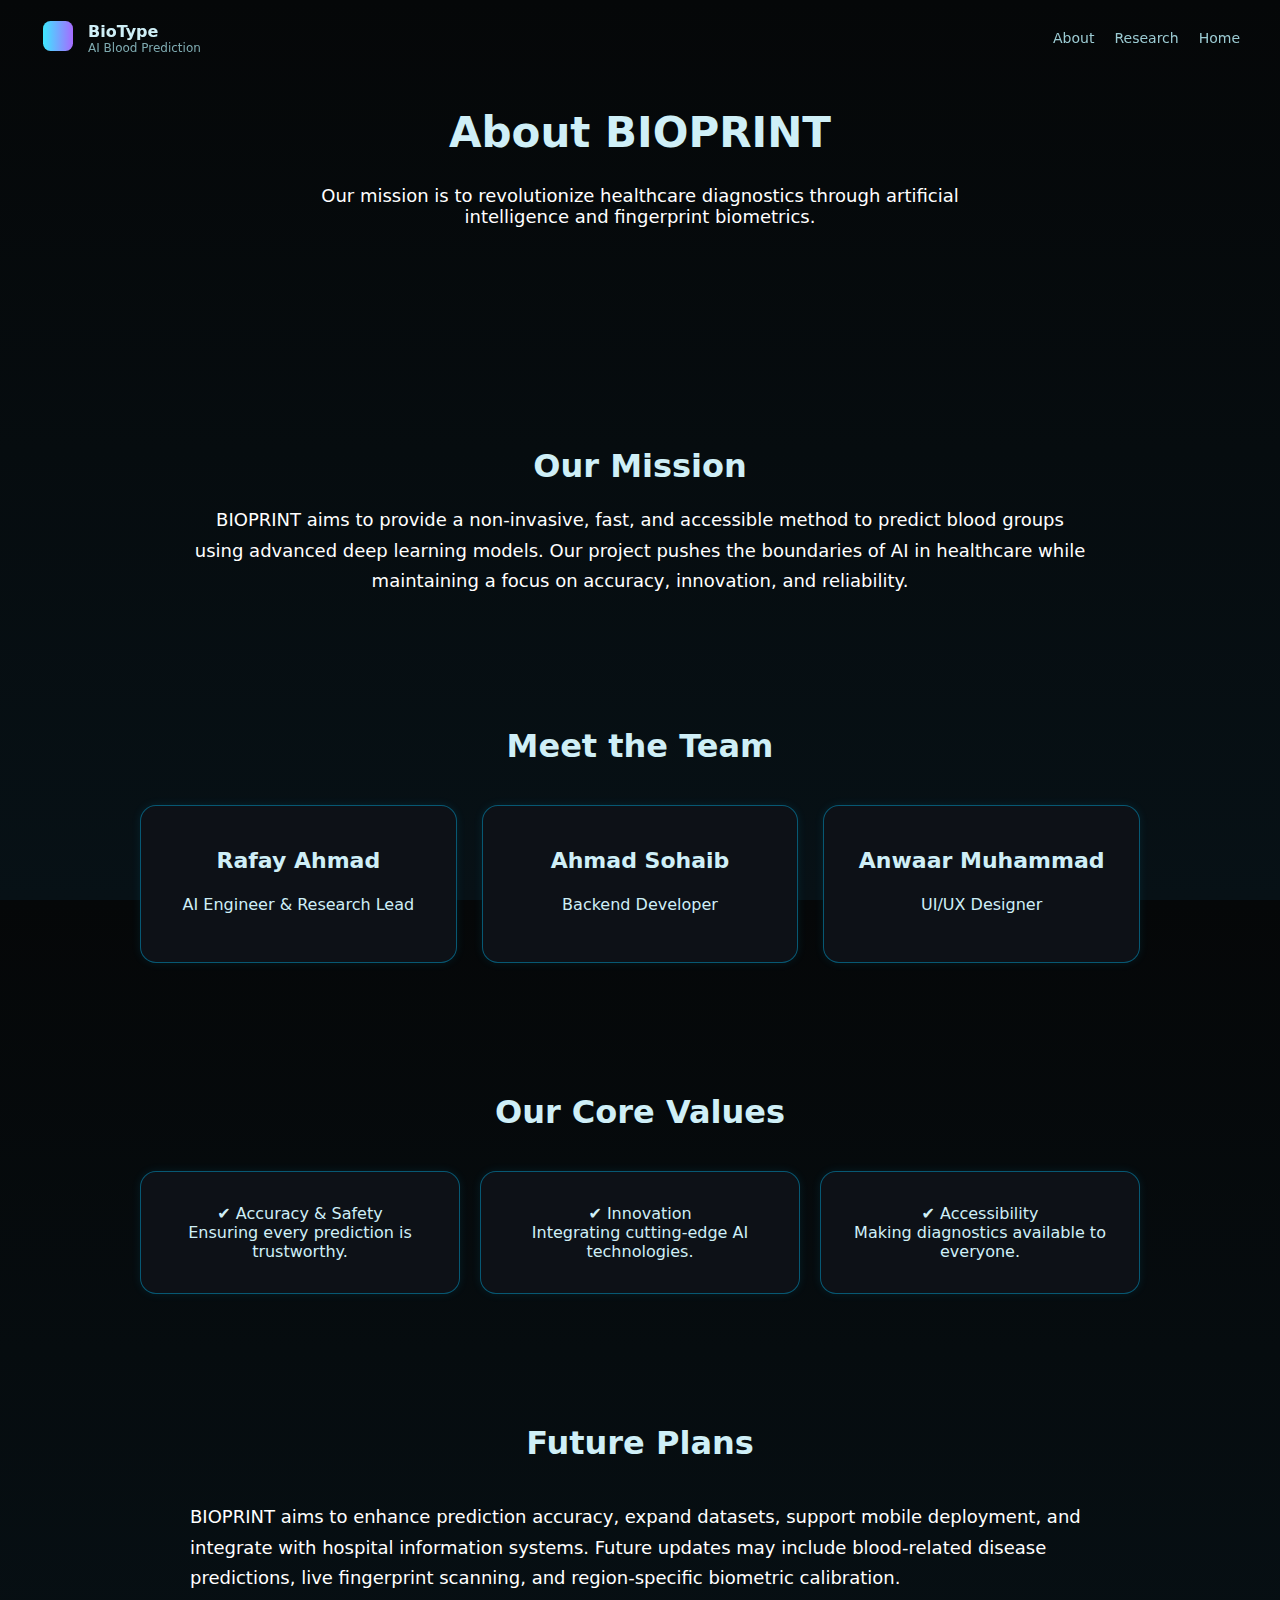
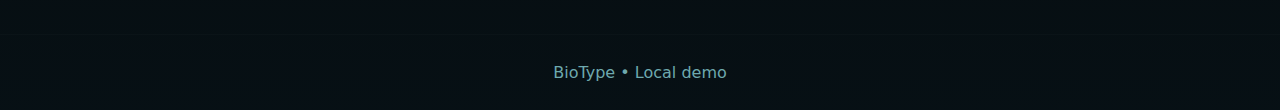
<file: frontend/about.html>
<!DOCTYPE html>
<html lang="en">
<head>
    <meta charset="UTF-8">
    <meta name="viewport" content="width=device-width, initial-scale=1.0">
    <title>About BIOPRINT</title>
    <link rel="stylesheet" href="style.css">

    <style>
        .hero {
            padding: 80px 20px;
            text-align: center;
        }
        .hero h1 { font-size: 42px; font-weight: 700; }
        .hero p { max-width: 700px; margin: 10px auto; font-size: 18px; color: #ffffff; }

        .section-title {
            text-align: center;
            font-size: 32px;
            margin-top: 130px;
            font-weight: 700;
        }

        .mission {
            max-width: 900px;
            margin: 20px auto;
            font-size: 18px;
            line-height: 1.7;
            color: #ffffff;
            text-align: center;
        }

        .team-grid {
            display: grid;
            grid-template-columns: repeat(3, 1fr);
            gap: 25px;
            max-width: 1000px;
            margin: 40px auto;
        }

        .team-card {
            background: #0d1117;
            border: 1px solid rgba(0, 195, 255, 0.4);
            border-radius: 16px;
            padding: 2rem 1.5rem;
            transition: 0.25s ease-in-out;
            position: relative;
            text-align: center;
            box-shadow: 0 0 10px rgba(0, 195, 255, 0.1);
        }

        .team-card h3 {
            margin-top: 10px;
            font-size: 22px;
        }

        .values-grid {
            display: grid;
            grid-template-columns: repeat(3, 1fr);
            gap: 20px;
            max-width: 1000px;
            margin: 40px auto;
        }

        .value-card {
            background: #0d1117;
            border: 1px solid rgba(0, 195, 255, 0.4);
            border-radius: 16px;
            padding: 2rem 1.5rem;
            transition: 0.25s ease-in-out;
            position: relative;
            text-align: center;
            box-shadow: 0 0 10px rgba(0, 195, 255, 0.1);
        }

        .future-block {
            max-width: 900px;
            margin: 40px auto;
            font-size: 18px;
            line-height: 1.7;
            color: #ffffff;
        }
    </style>
</head>

<body>

  <header class="nav">
    <div class="nav-inner">
      <div class="brand">
        <div class="logo">
          <svg width="36" height="36" viewBox="0 0 24 24" fill="none">
            <defs><linearGradient id="g1"><stop offset="0" stop-color="#3ee7ff"/><stop offset="1" stop-color="#a66bff"/></linearGradient></defs>
            <rect x="2" y="2" width="20" height="20" rx="5" fill="url(#g1)"/>
          </svg>
        </div>
        <div class="brand-text"><div class="title">BioType</div><div class="subtitle">AI Blood Prediction</div></div>
      </div>
      <nav class="menu"><a href="about.html" class="menu-item">About</a><a href="research.html" class="menu-item">Research</a><a href="index.html" class="menu-item">Home</a></nav>
    </div>
  </header>

<!-- HERO -->
<section class="hero">
    <h1>About BIOPRINT</h1>
    <p>Our mission is to revolutionize healthcare diagnostics through artificial intelligence and fingerprint biometrics.</p>
</section>

<!-- Mission -->
<h2 class="section-title">Our Mission</h2>
<p class="mission">
    BIOPRINT aims to provide a non-invasive, fast, and accessible method to predict blood groups using advanced deep learning models. 
    Our project pushes the boundaries of AI in healthcare while maintaining a focus on accuracy, innovation, and reliability.
</p>

<!-- Team -->
<h2 class="section-title">Meet the Team</h2>
<div class="team-grid">
    <div class="team-card">
        <h3>Rafay Ahmad</h3>
        <p>AI Engineer & Research Lead</p>
    </div>

    <div class="team-card">
        <h3>Ahmad Sohaib</h3>
        <p>Backend Developer</p>
    </div>

    <div class="team-card">
        <h3>Anwaar Muhammad</h3>
        <p>UI/UX Designer</p>
    </div>
</div>

<!-- Values -->
<h2 class="section-title">Our Core Values</h2>
<div class="values-grid">
    <div class="value-card">✔ Accuracy & Safety<br>Ensuring every prediction is trustworthy.</div>
    <div class="value-card">✔ Innovation<br>Integrating cutting-edge AI technologies.</div>
    <div class="value-card">✔ Accessibility<br>Making diagnostics available to everyone.</div>
</div>

<!-- Future -->
<h2 class="section-title">Future Plans</h2>
<p class="future-block">
    BIOPRINT aims to enhance prediction accuracy, expand datasets, support mobile deployment, and integrate with hospital information systems. 
    Future updates may include blood-related disease predictions, live fingerprint scanning, and region-specific biometric calibration.
</p>
<footer class="footer">BioType • Local demo</footer>
</body>
</html>
</file>
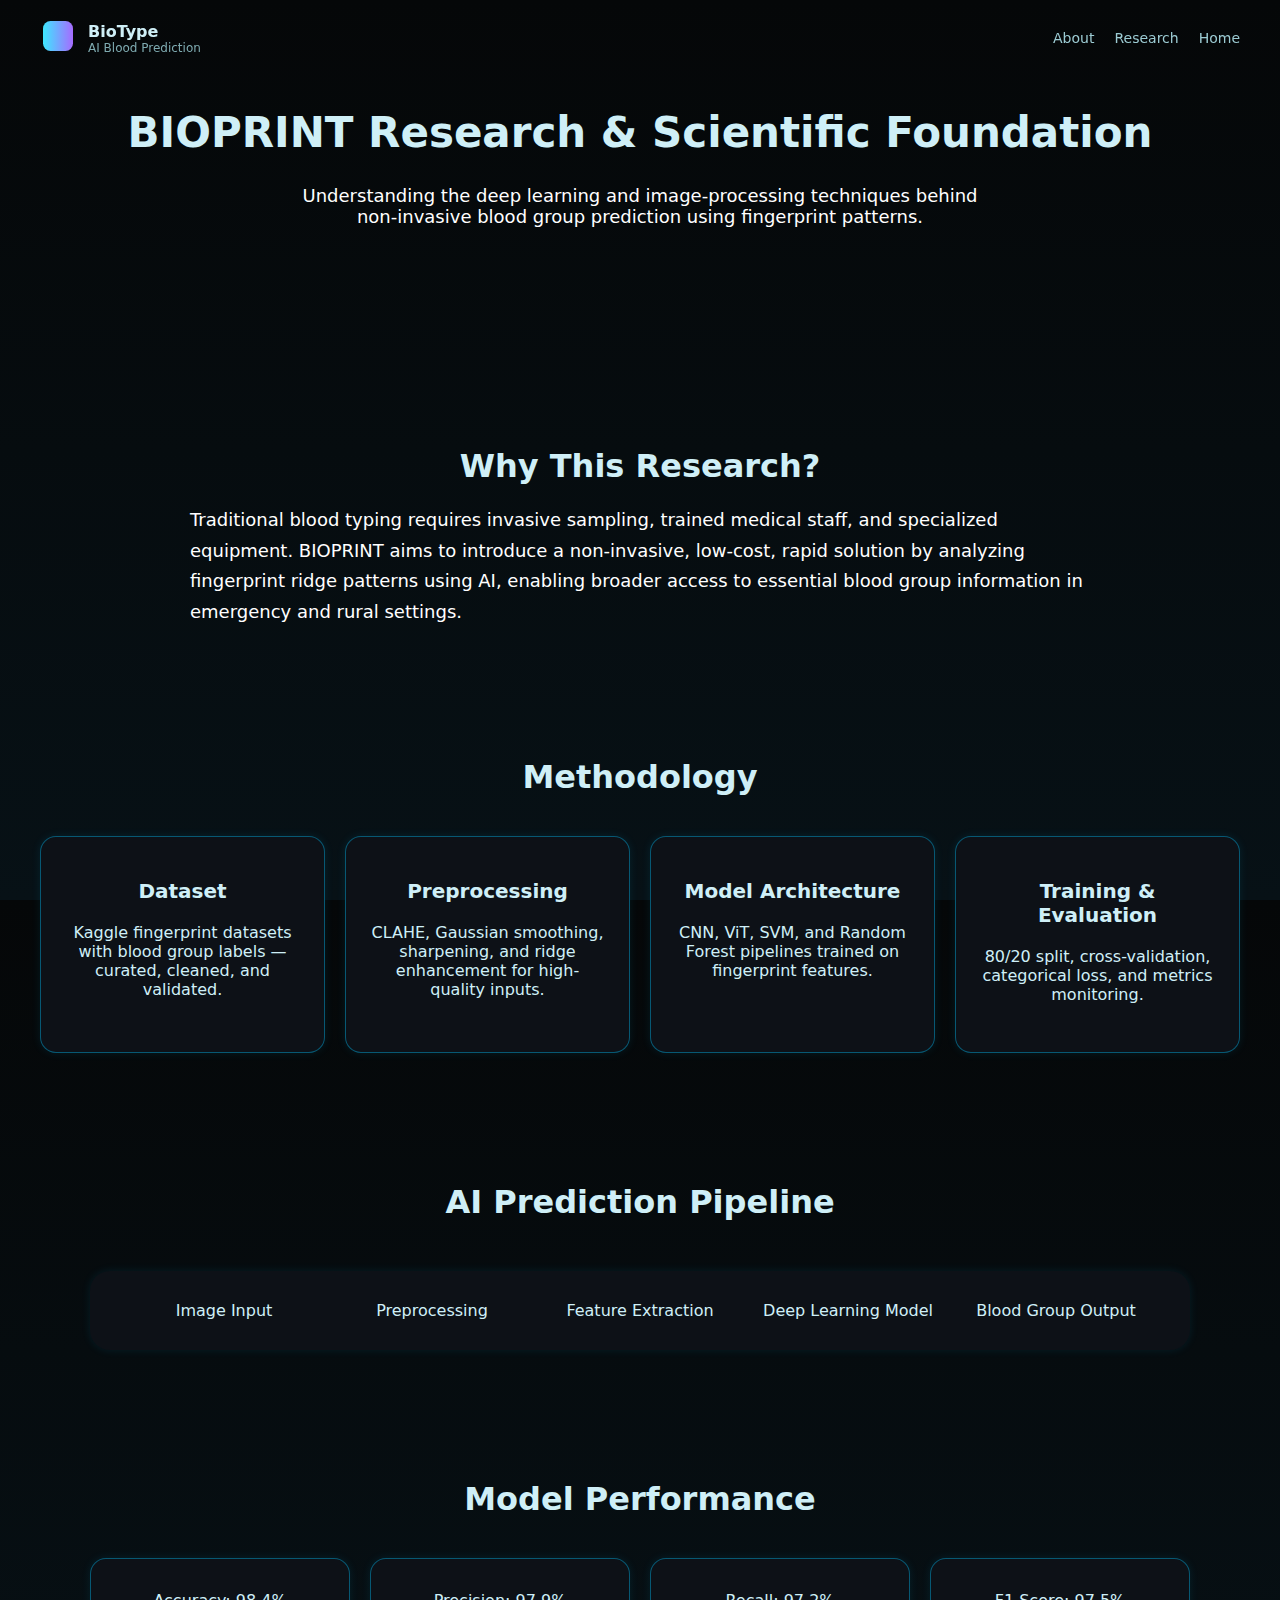
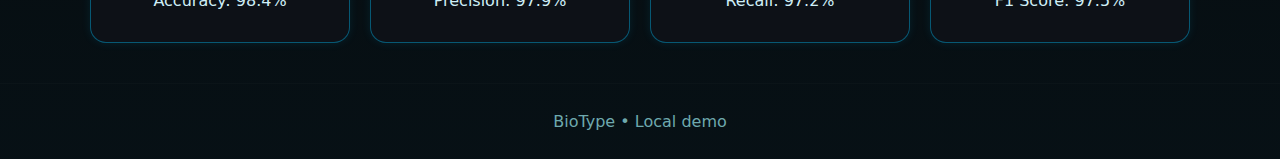
<file: frontend/research.html>
<!DOCTYPE html>
<html lang="en">
<head>
    <meta charset="UTF-8">
    <meta name="viewport" content="width=device-width, initial-scale=1.0">
    <title>BIOPRINT – Research</title>
    <link rel="stylesheet" href="style.css">

    <style>
        /* --- Page Specific Styles --- */
        .hero {
            padding: 80px 20px;
            text-align: center;
        }
        .hero h1 {
            font-size: 42px;
            font-weight: 700;
        }
        .hero p {
            max-width: 700px;
            margin: 10px auto;
            font-size: 18px;
            color: #ffffff;
        }

        .section-title {
            text-align: center;
            font-size: 32px;
            margin-top: 130px;
            font-weight: 700;
        }

        .text-block {
            max-width: 900px;
            margin: 20px auto;
            font-size: 18px;
            line-height: 1.7;
            color: #ffffff;
        }

        .card-grid {
            display: grid;
            grid-template-columns: repeat(4, 1fr);
            gap: 20px;
            max-width: 1200px;
            margin: 40px auto;
        }

        .research-card {
            background: #0d1117;
            border: 1px solid rgba(0, 195, 255, 0.4);
            border-radius: 16px;
            padding: 2rem 1.5rem;
            transition: 0.25s ease-in-out;
            position: relative;
            text-align: center;
            box-shadow: 0 0 10px rgba(0, 195, 255, 0.1);
        }

        .research-card h3 {
            margin-top: 10px;
            font-size: 20px;
        }

        .timeline {
            max-width: 1100px;
            margin: 50px auto;
            padding: 30px;
            background: #0d1117;
            border-radius: 20px;
            box-shadow: 0 0 10px rgba(0, 195, 255, 0.1);
        }

        .timeline-steps {
            display: flex;
            justify-content: space-between;
            text-align: center;
            font-size: 16px;
        }

        .timeline-step {
            width: 20%;
        }

        .metrics-grid {
            display: grid;
            grid-template-columns: repeat(4, 1fr);
            gap: 20px;
            max-width: 1100px;
            margin: 40px auto;
        }

        .metric-card {
            background: #0d1117;
            border: 1px solid rgba(0, 195, 255, 0.4);
            border-radius: 16px;
            padding: 2rem 1.5rem;
            transition: 0.25s ease-in-out;
            position: relative;
            text-align: center;
            box-shadow: 0 0 10px rgba(0, 195, 255, 0.1);
        }
    </style>

</head>
<body>

<!-- NAV (same as index.html) -->
  <header class="nav">
    <div class="nav-inner">
      <div class="brand">
        <div class="logo">
          <svg width="36" height="36" viewBox="0 0 24 24" fill="none">
            <defs><linearGradient id="g1"><stop offset="0" stop-color="#3ee7ff"/><stop offset="1" stop-color="#a66bff"/></linearGradient></defs>
            <rect x="2" y="2" width="20" height="20" rx="5" fill="url(#g1)"/>
          </svg>
        </div>
        <div class="brand-text"><div class="title">BioType</div><div class="subtitle">AI Blood Prediction</div></div>
      </div>
      <nav class="menu"><a href="about.html" class="menu-item">About</a><a href="research.html" class="menu-item">Research</a><a href="index.html" class="menu-item">Home</a></nav>
    </div>
  </header>

<!-- HERO -->
<section class="hero">
    <h1>BIOPRINT Research & Scientific Foundation</h1>
    <p>Understanding the deep learning and image-processing techniques behind non-invasive blood group prediction using fingerprint patterns.</p>
</section>

<!-- Motivation -->
<h2 class="section-title">Why This Research?</h2>
<p class="text-block">
    Traditional blood typing requires invasive sampling, trained medical staff, and specialized equipment. 
    BIOPRINT aims to introduce a non-invasive, low-cost, rapid solution by analyzing fingerprint ridge patterns using AI, 
    enabling broader access to essential blood group information in emergency and rural settings.
</p>

<!-- Cards -->
<h2 class="section-title">Methodology</h2>
<div class="card-grid">
    <div class="research-card">
        <h3>Dataset</h3>
        <p>Kaggle fingerprint datasets with blood group labels — curated, cleaned, and validated.</p>
    </div>

    <div class="research-card">
        <h3>Preprocessing</h3>
        <p>CLAHE, Gaussian smoothing, sharpening, and ridge enhancement for high-quality inputs.</p>
    </div>

    <div class="research-card">
        <h3>Model Architecture</h3>
        <p>CNN, ViT, SVM, and Random Forest pipelines trained on fingerprint features.</p>
    </div>

    <div class="research-card">
        <h3>Training & Evaluation</h3>
        <p>80/20 split, cross-validation, categorical loss, and metrics monitoring.</p>
    </div>
</div>

<!-- Pipeline -->
<h2 class="section-title">AI Prediction Pipeline</h2>
<div class="timeline">
    <div class="timeline-steps">
        <div class="timeline-step">Image Input</div>
        <div class="timeline-step">Preprocessing</div>
        <div class="timeline-step">Feature Extraction</div>
        <div class="timeline-step">Deep Learning Model</div>
        <div class="timeline-step">Blood Group Output</div>
    </div>
</div>

<!-- Metrics -->
<h2 class="section-title">Model Performance</h2>
<div class="metrics-grid">
    <div class="metric-card">Accuracy: 98.4%</div>
    <div class="metric-card">Precision: 97.9%</div>
    <div class="metric-card">Recall: 97.2%</div>
    <div class="metric-card">F1 Score: 97.5%</div>
</div>
<footer class="footer">BioType • Local demo</footer>
</body>
</html>
</file>
<file: frontend/style.css>
:root{
  --bg: #071116;
  --muted: #93a7ad;
  --accent1: #00e5ff;
  --accent2: #7a5bff;
}
*{box-sizing:border-box}
html,body{height:100%}
body{
  margin:0;font-family:Inter,system-ui,Arial;color:#cfeff7;background:linear-gradient(180deg,#050708,#071116);
}
.nav{position:fixed;left:0;right:0;top:0;padding:18px 32px;background:transparent;z-index:40}
.nav-inner{max-width:1200px;margin:0 auto;display:flex;align-items:center;justify-content:space-between}
.brand{display:flex;gap:12px;align-items:center}
.brand-text .title{font-weight:700}
.brand-text .subtitle{font-size:12px;color:#7eaab0}
.menu{display:flex;gap:20px}
.menu-item{color:#9ccbd3;text-decoration:none;font-size:14px}
.hero{padding-top:96px;padding-bottom:48px}

/* Preview section: three square boxes centered */
.preview-section{
  max-width:1200px;margin:28px auto 8px;display:flex;gap:24px;justify-content:center;padding: 100px;
}
.preview-box{display:flex;flex-direction:column;gap:10px;align-items:center;width:260px}
.col-title{font-size:14px;color:#7fe9ff;font-weight:700}

/* square container */
.square{
  width:260px;height:260px;border-radius:16px;background:linear-gradient(180deg, rgba(255,255,255,0.01), rgba(255,255,255,0.015));
  display:flex;align-items:center;justify-content:center;position:relative;border:1px solid rgba(255,255,255,0.02);
}
.placeholder{color:#6f9ea6;font-size:13px;text-align:center;padding:8px}
.preview-img{position:absolute;left:0;top:0;width:100%;height:100%;object-fit:cover;border-radius:12px}
.preview-img.hidden{display:none}

/* Prediction card inside square */
.pred-card{display:flex;flex-direction:column;align-items:center;gap:8px;padding:12px}
.pred-label{font-weight:900;font-size:36px;color:var(--accent1)}
.pred-conf{color:#9ccbd3}
.btn{margin-top:10px;padding:8px 12px;border-radius:8px;background:transparent;border:1px solid rgba(255,255,255,0.04);color:#bfeff8;cursor:pointer}

/* Upload section */
.upload-section{max-width:900px;margin:18px auto;padding:20px;display:flex;flex-direction:column;align-items:center}
.upload-area{width:520px;border-radius:12px;border:1px dashed rgba(255,255,255,0.04);padding:18px;background:linear-gradient(180deg, rgba(255,255,255,0.01), rgba(255,255,255,0.02));cursor:pointer}
.upload-inner{display:flex;gap:16px;align-items:center}
.upload-icon{width:64px;height:64px;border-radius:12px;display:flex;align-items:center;justify-content:center;background:linear-gradient(180deg, rgba(0,229,255,0.04), rgba(122,91,255,0.02))}
.upload-title{font-weight:700;color:#e9fbff}
.upload-sub{font-size:13px;color:#88bfc7;margin-top:6px}
.formats{margin-top:8px;font-size:11px;color:#6d99a0}

/* Status */
.status-panel{margin-top:18px;display:flex;gap:12px;align-items:center}
.hidden{display:none}
.spinner{width:56px;height:56px;border-radius:50%;border:6px solid rgba(255,255,255,0.04);border-top-color:var(--accent1);animation:spin 1s linear infinite}
@keyframes spin{to{transform:rotate(360deg)}}

/* --- HOW IT WORKS SECTION --- */

.how-it-works {
    text-align: center;
    margin-top: 5rem;
    padding: 4rem 1rem;
}

.section-title {
    margin-top:-5rem;
    font-size: 2.5rem;
    margin-bottom: 0.5rem;
    font-weight: 700;
}

.section-subtitle {
    font-size: 1rem;
    color: #9ba3b4;
    max-width: 600px;
    margin: 0 auto 3rem;
}

.hiw-grid {
    display: grid;
    grid-template-columns: repeat(4, 1fr);
    gap: 2rem;
    margin-top: 2rem;
}

/* CARD STYLE */
.hiw-card {
    background: #0d1117;
    border: 1px solid rgba(0, 195, 255, 0.4);
    border-radius: 16px;
    padding: 2rem 1.5rem;
    transition: 0.25s ease-in-out;
    position: relative;
    text-align: center;
    box-shadow: 0 0 10px rgba(0, 195, 255, 0.1);
}

.hiw-card:hover {
    border-color: rgba(0, 195, 255, 0.9);
    box-shadow: 0 0 20px rgba(0, 195, 255, 0.3);
    transform: translateY(-5px);
}

.hiw-number {
    font-size: 1.2rem;
    font-weight: 700;
    color: #00c3ff;
    background: rgba(0, 195, 255, 0.1);
    border: 1px solid rgba(0, 195, 255, 0.4);
    width: 34px;
    height: 34px;
    border-radius: 50%;
    display: flex;
    align-items: center;
    justify-content: center;
    margin: 0 auto 1rem;
}

.hiw-icon {
    font-size: 2rem;
    margin-bottom: 0.8rem;
}

.hiw-title {
    font-size: 1.3rem;
    margin-bottom: 0.4rem;
    font-weight: 600;
}

.hiw-desc {
    font-size: 0.95rem;
    color: #b8bdc6;
}

/* How & footer */
.how{padding:64px 20px 120px}
.how-inner{max-width:1200px;margin:0 auto;text-align:center}
.footer{text-align:center;padding:28px;color:#6ea9ae;border-top:1px solid rgba(255,255,255,0.02);margin-top:40px}

/* RESPONSIVE GRID */
@media (max-width: 1000px) {
    .hiw-grid {
        grid-template-columns: repeat(2, 1fr);
    }
}

@media (max-width: 600px) {
    .hiw-grid {
        grid-template-columns: repeat(1, 1fr);
    }
}


/* responsive */
@media (max-width:980px){
  .preview-section{flex-direction:column;align-items:center}
  .preview-box{width:80%}
  .square{width:80%;height:80vw;max-height:360px}
}
</file>
